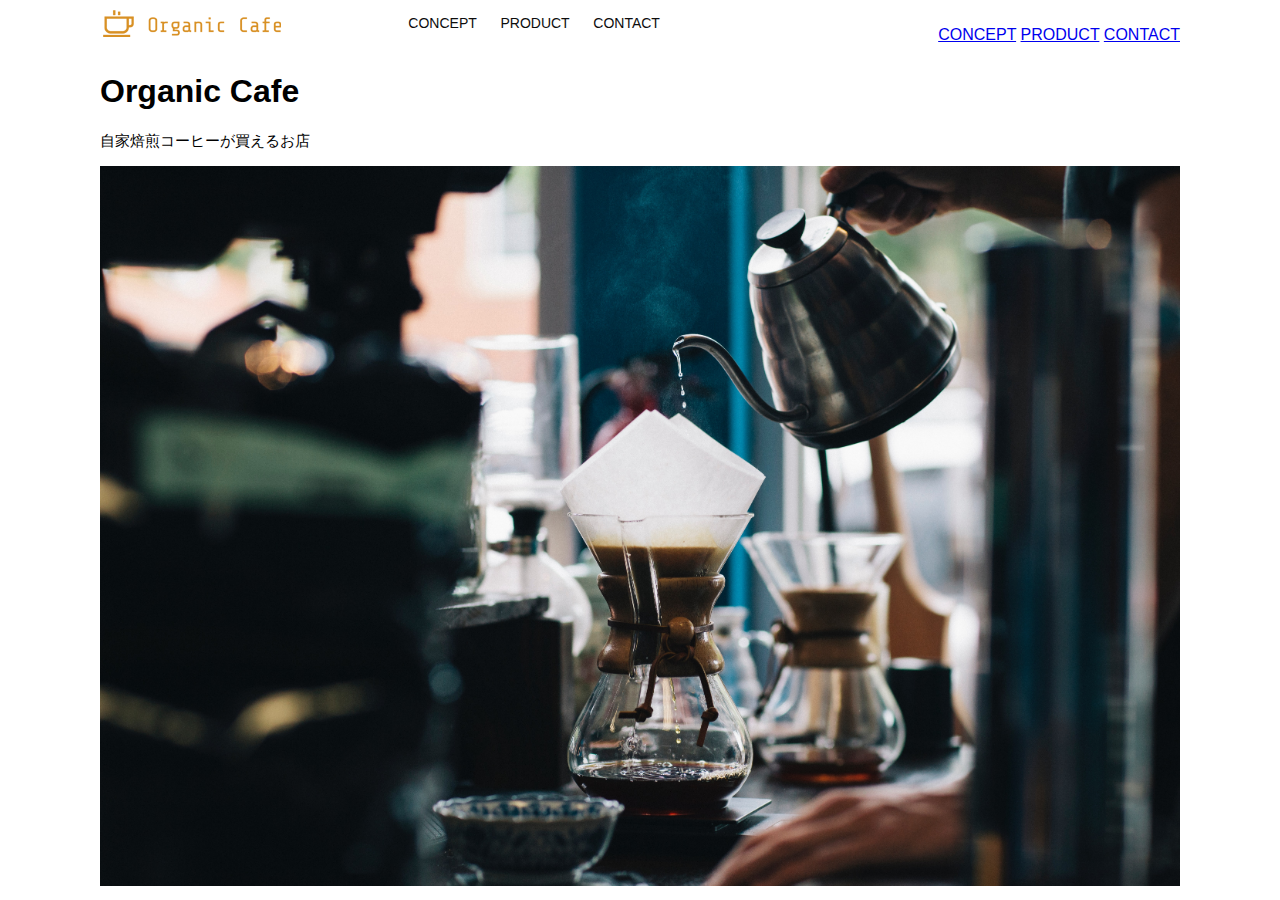
<file: kadai_013/index.html>
<!DOCTYPE html>
<html>
  <head>
    <title>Organic Cafe</title>
    <meta charset="UTF-8" />
    <meta
      name="description"
      content="自家焙煎のコーヒーがお家で楽しめるOrganic Cafe"
    />
    <meta name="viewport" content="width=device-width, initial-scale=1.0" />
    <link rel="stylesheet" href="style.css" />
  </head>
  <body>
    <!-- ヘッダー -->
    <header>
      <!-- ロゴ -->
      <a href="index.html" id="logo"
        ><img src="images/logo.png" alt="トップページに戻る"
      /></a>

      <!-- PC用ナビゲーション -->
      <nav id="nav-pc">
        <a href="index.html#concept">CONCEPT</a>
        <a href="index.html#product">PRODUCT</a>
        <a href="index.html#contact">CONTACT</a>
      </nav>
      <!--スマートフォン向けナビゲーション-->
      <img id="menu-sp" src="images/button-menu.png" alt="ナビゲーションを開く" onclick="document.getElementById('nav-sp').style.display = 'block'">
        <nav id="nav-sp">
          <img id="close" src="images/button-close.png" alt="ナビゲーションを閉じる" onclick="document.getElementById('nav-sp').style.display = 'none'">

          <a id="logo-sp" href="index.html" onclick="document.getElementById('nav-sp').style.display = 'none'">
            <img src="images/logo-sp.png" alt="トップページに戻る"></a>

          <a class="menu" href="index.html#concept" onclick="document.getElementById('nav-sp').style.display = 'none'">CONCEPT</a>
          <a class="menu" href="index.html#product" onclick="document.getElementById('nav-sp').style.display = 'none'">PRODUCT</a>
          <a class="menu" href="index.html#contact" onclick="document.getElementById('nav-sp').style.display = 'none'">CONTACT</a>
        </nav>
    </header>
    <main>
      <article>
        <!-- メインビジュアル -->
        <section id="main-visual">
          <div id="main-message">
            <h1>Organic Cafe</h1>
            <p>自家焙煎コーヒーが買えるお店</p>
          </div>
          <img
            src="images/main-image.jpg"
            alt="コーヒーをハンドドリップで淹れる画像"
          />
        </section>
      </article>
    </main>
  </body>
</html>
</file>
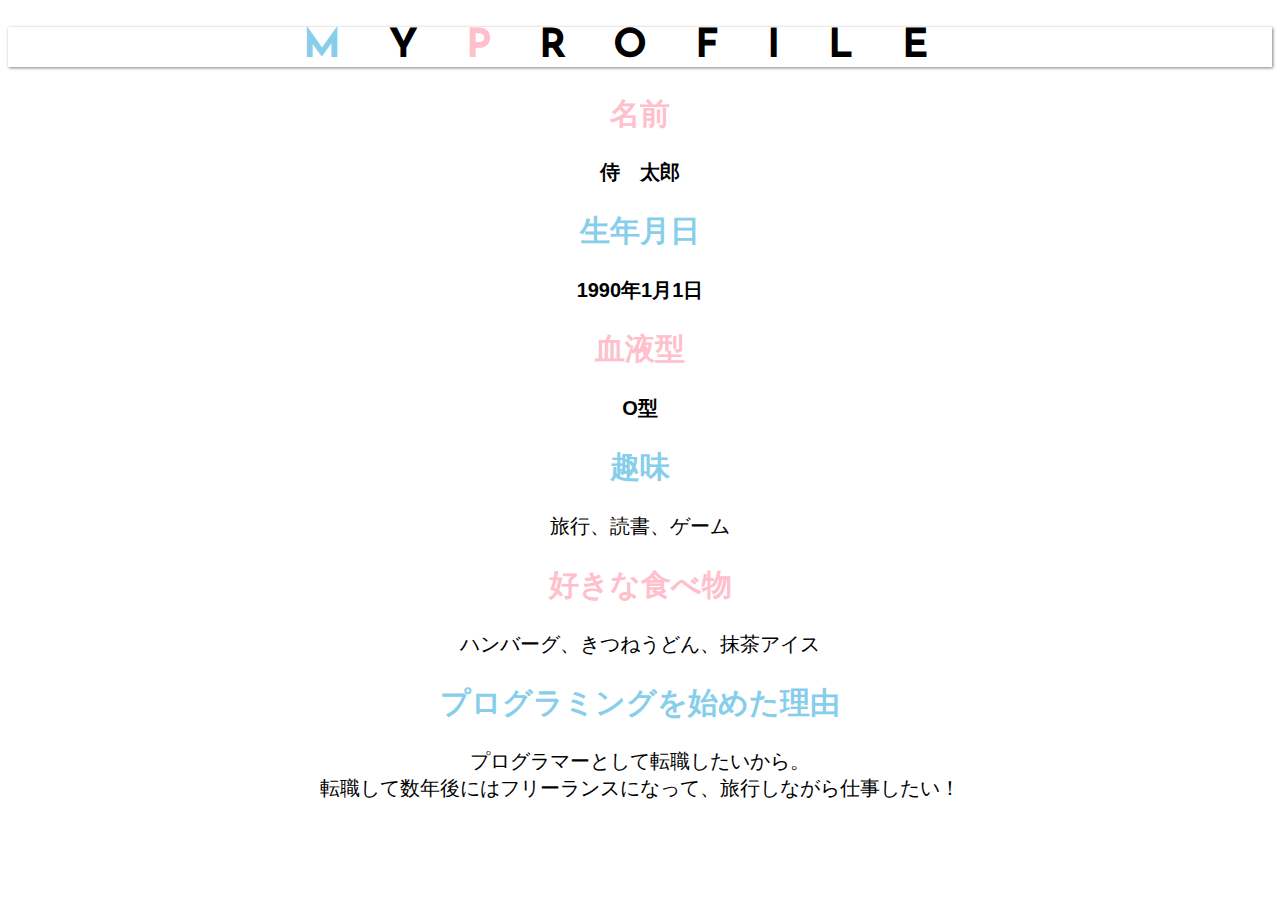
<file: kadai_014/kadai_014.html>
<!DOCTYPE html>
<html class="moto">
<head>
    <meta charset="UTF-8">
    <meta name="description" content="このページは14章の課題です">
    <title>14章課題</title>
    <link rel="stylesheet" href="style.css">
    <link rel="preconnect" href="https://fonts.googleapis.com">
    <link rel="preconnect" href="https://fonts.gstatic.com" crossorigin>
    <link href="https://fonts.googleapis.com/css2?family=Josefin+Sans:ital,wght@0,100..700;1,100..700&display=swap" rel="stylesheet">
</head>
    
<body>
    <h1><span class="skyblue">M</span>Y<span class="pink">P</span>ROFILE</h1>
    <div id="basic">
       <h2 class="pink">名前</h2>
       <p>侍　太郎</p>
       <div>
          <h2 class="skyblue">生年月日</h2>
          <p>1990年1月1日</p>
          <h2 class="pink">血液型</h2>
          <p>O型</p>
        </div>
    </div>
    <h2 class="skyblue">趣味</h2>
    <p>旅行、読書、ゲーム</p>
    <h2 class="pink">好きな食べ物</h2>
    <p>ハンバーグ、きつねうどん、抹茶アイス</p>
    <h2 class="skyblue">プログラミングを始めた理由</h2>
    <p> プログラマーとして転職したいから。<br>転職して数年後にはフリーランスになって、旅行しながら仕事したい！
    </p>
    
</body>
</html>
</file>
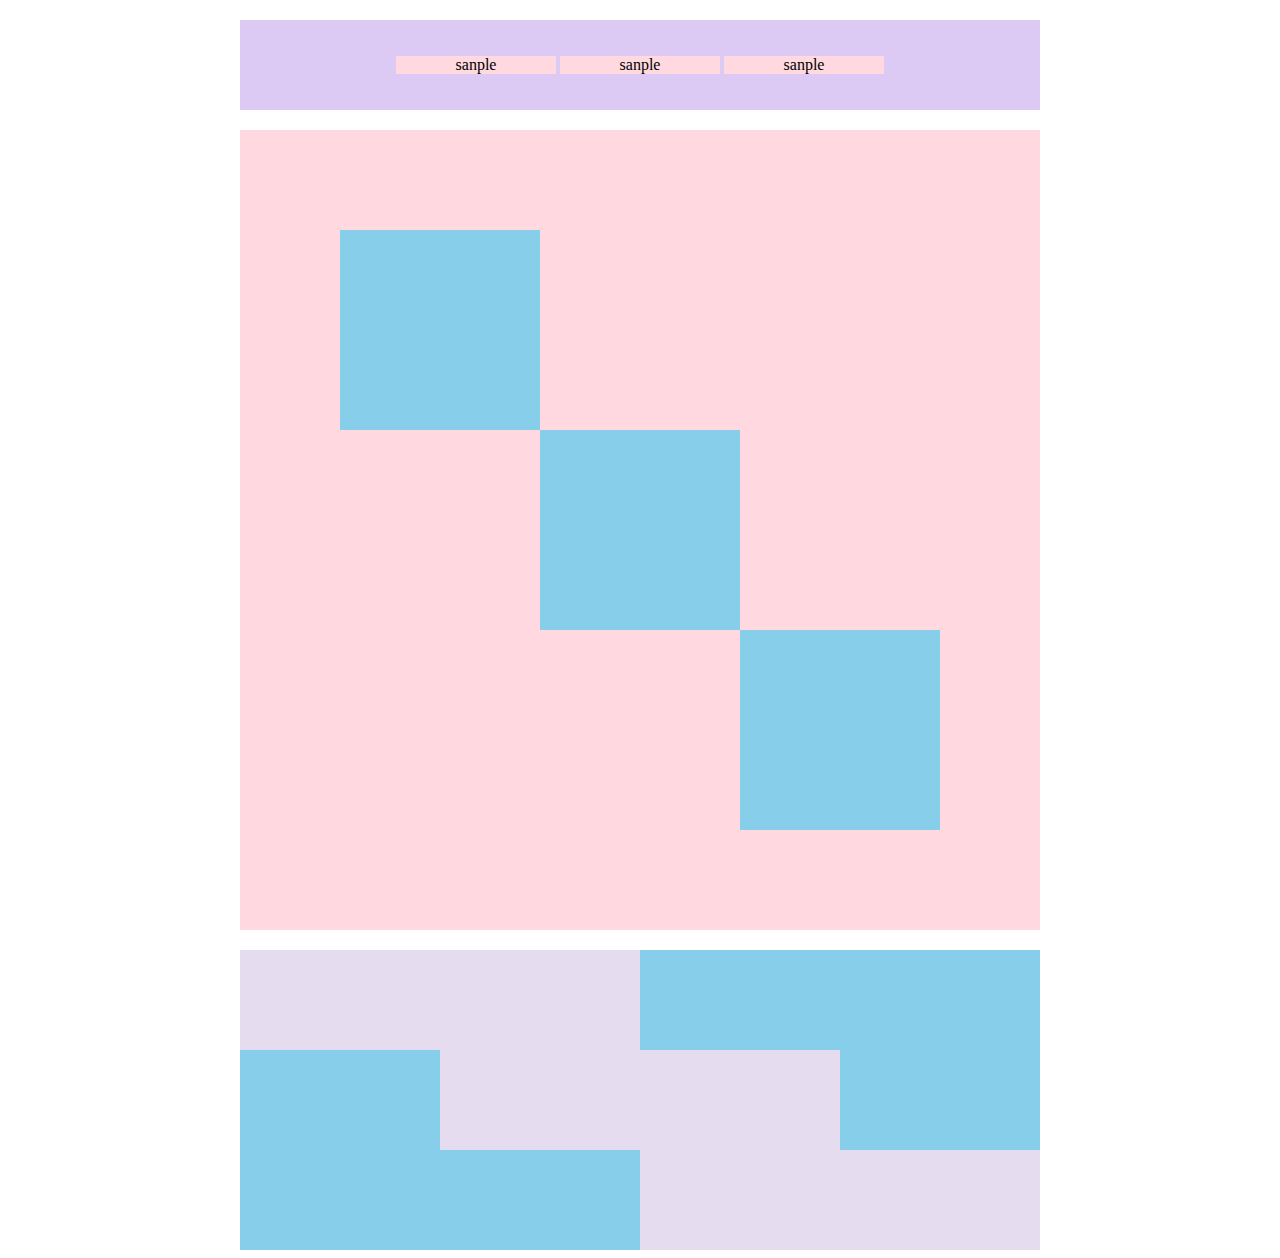
<file: kadai_018/kadai_018.html>
<!DOCTYPE html>
<html>
<head>
    <meta charset="UTF-8">
    <meta name="desctiption" content="このページは18章の課題です。">
    <title>18章課題</title>
    <link rel="stylesheet" href="style.css">
</head>
<body>
    <div id="top">
        <p class="top-child">sanple</p>
        <p class="top-child">sanple</p>
        <p class="top-child">sanple</p>
    </div>
    <div id="middle">
          <div id="middle-child01" class="middle-child"></div>
          <div id="middle-child02" class="middle-child"></div>
          <div id="middle-child03" class="middle-child"></div>
        
    </div>
    <div id="bottom">
        <div id="bottom-child01" class="bottom-child"></div>
        <div id="bottom-child02" class="bottom-child"></div>
        <div id="bottom-child03" class="bottom-child"></div>
    </div>
    
</body>
</html>
</file>
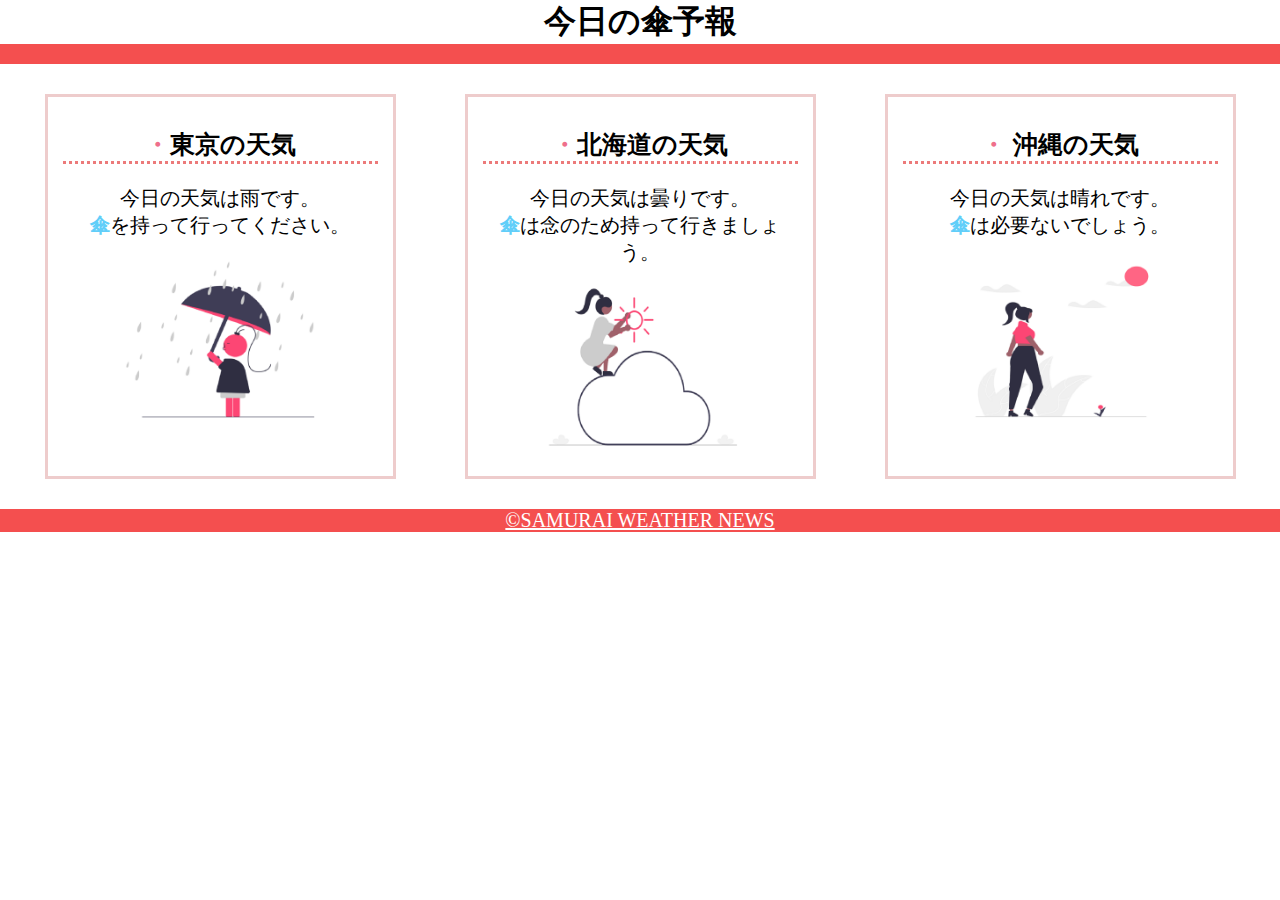
<file: kadai_022/kadai_022.html>
<!DOCTYPE html>
<html>
<head>
    <meta charset="UTF-8">
    <meta name="description" content="このページは22章の課題です">
    <meta name="viewport" content="width=device-width, initial-scale=1.0">
    <link rel="stylesheet" href="style.css">
    <title>22章課題</title>
</head>
<body>
    <header id="yohou">
      <h1>今日の傘予報</h1>
    </header>
    <main>
        <div id="parent">
            <div class="contents">
                <h2>東京の天気</h2>
                <p>今日の天気は雨です。</p>
                <p>傘を持って行ってください。</p>
                <img src="images/rainy.png" alt="雨の画像">
            </div>
            <div class="contents">
                <h2>北海道の天気</h2>
                <p>今日の天気は曇りです。</p>
                <p>傘は念のため持って行きましょう。</p>
                <img src="images/cloudy.png" alt="曇りの画像">
            </div>
            <div class="contents">
                <h2>	沖縄の天気</h2>
                <p>今日の天気は晴れです。</p>
                <p>傘は必要ないでしょう。</p>
                <img src="images/sunny.png" alt="晴れの画像">
            </div>
        </div>
    </main>
    <footer>
        <a href="https://www.sejuku.net/corp/">&copy;SAMURAI WEATHER NEWS</a>
    
    </footer>
    
</body>
</html>
</file>
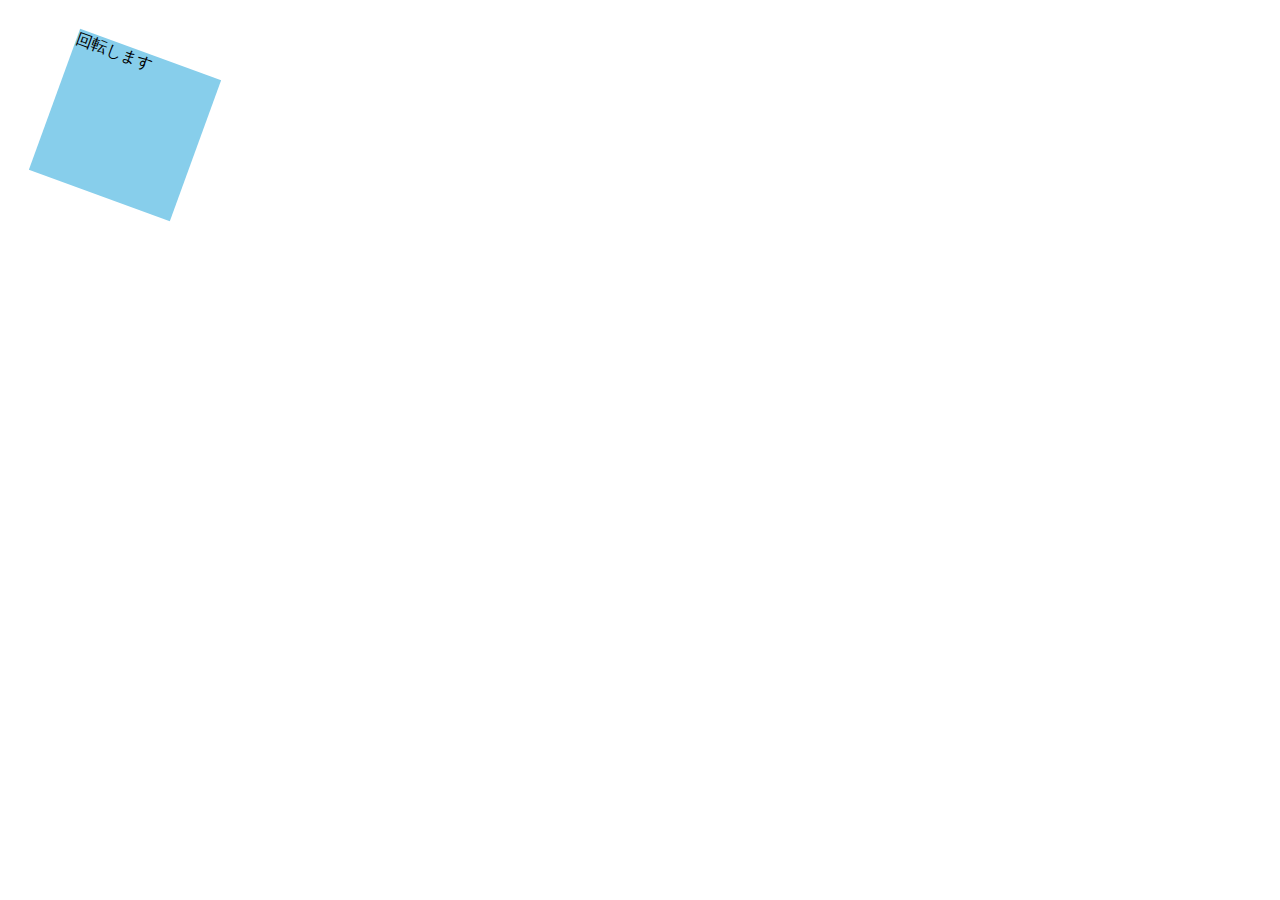
<file: kadai_mdn_css/mdn.html>
<!DOCTYPE html>
<html >
<head>
    <style>
        div {
            position: absolute;
            left: 50px;
            top: 50px;
            width: 150px;
            height: 150px;
            background-color: skyblue;
            transform: rotate(20deg);
        }

    </style>
    
</head>
<body>
    <div>
        回転します
    </div>
</body>
</html>
</file>
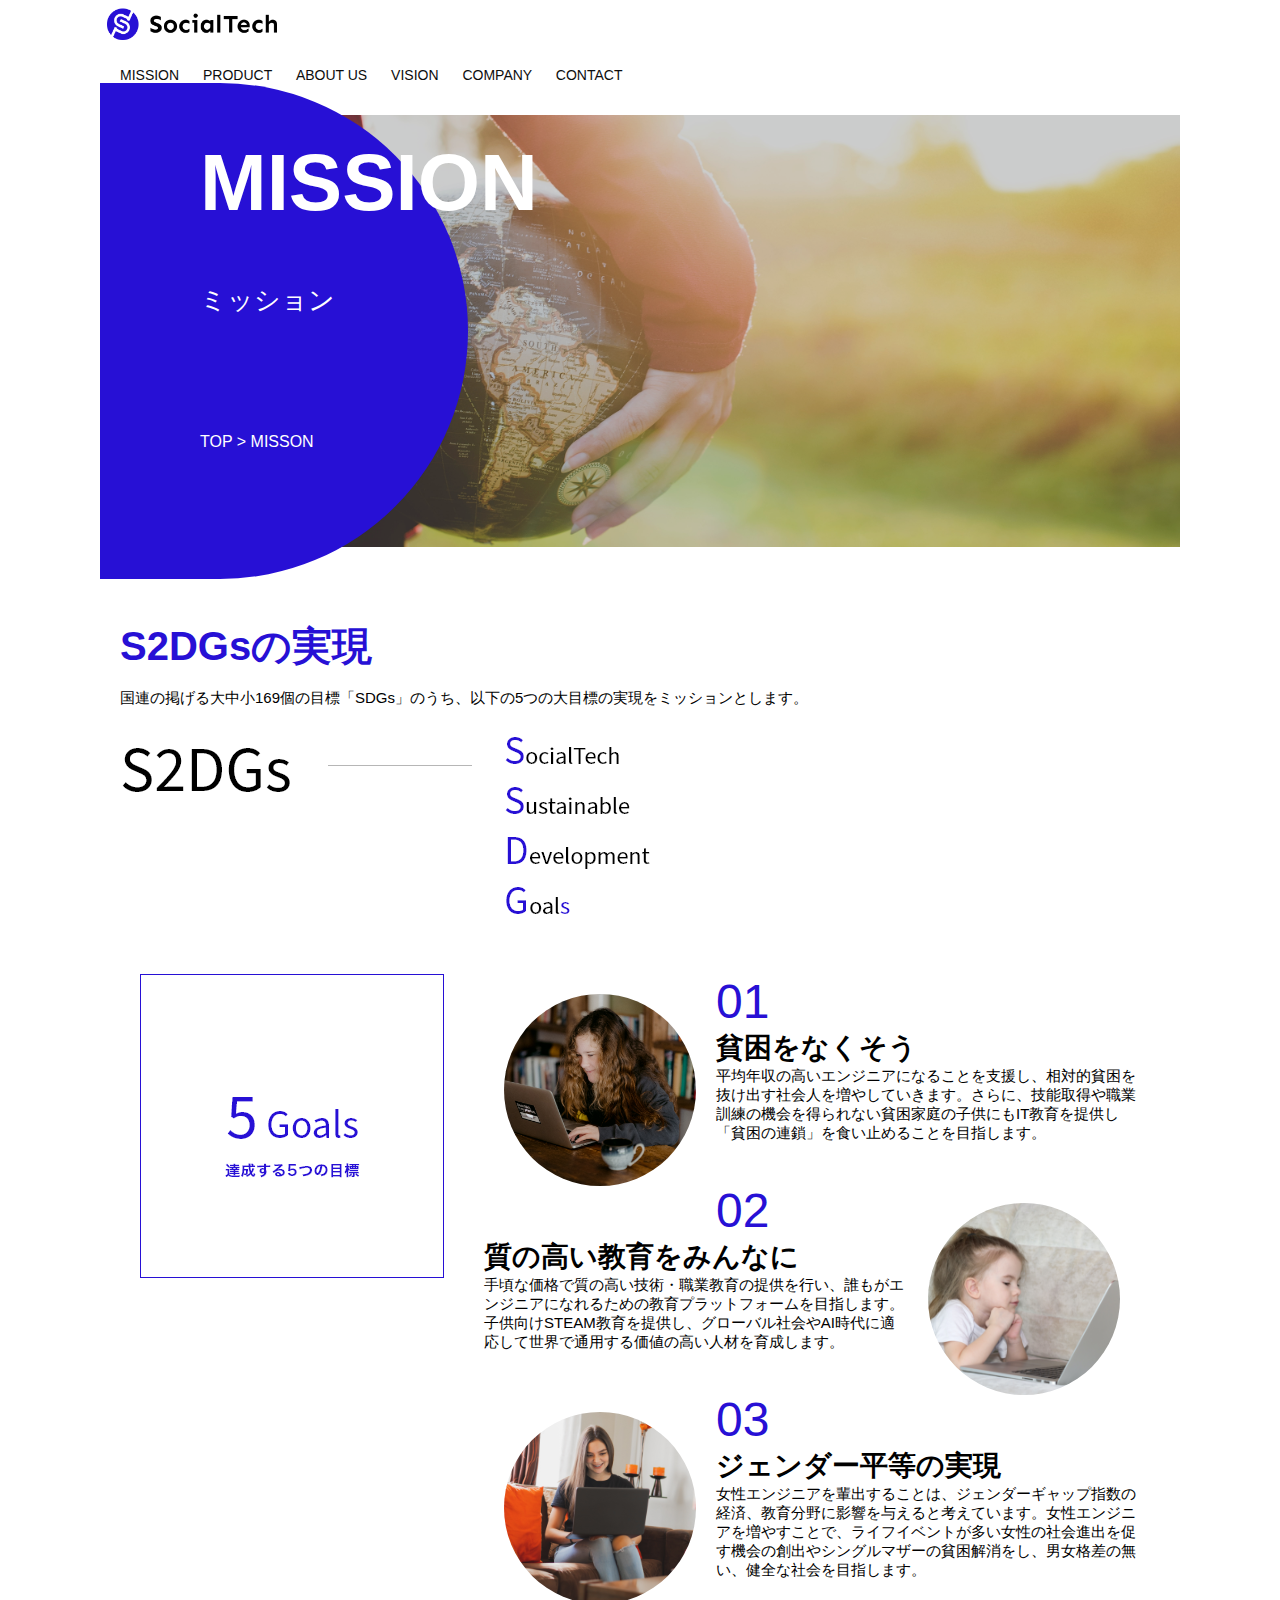
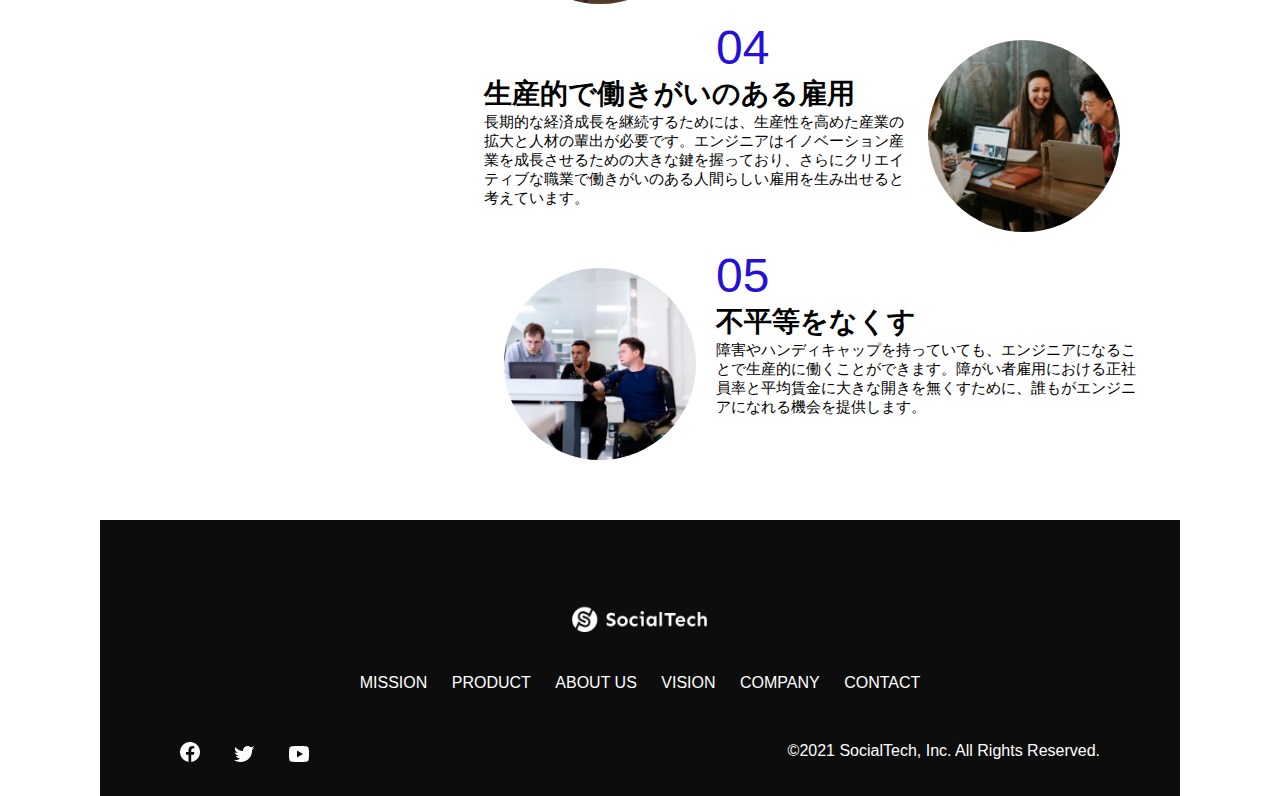
<file: kadai_tutorial_output/mission.html>
<!DOCTYPE html>
<html >
<head>
    <title>SocialTech - MISSION ミッション -</title>
    <meta charset="UTF-8">
    <meta name="description" content="SocialTechが目指す5つの目標（S2DGs）を紹介します">
    <meta name="viewport" content="width=device-width, initial-scale=1.0">
    <link rel="stylesheet" href="style.css">
</head>

<body>
    <!--ヘッダー-->
    <header>
        <!--ロゴ-->
        <a href="index.html" id="logo"><img src="images/logo.png" alt="トップページに戻る"></a>
    </header>

    <!-- PC用ナビゲーション -->
    <nav id="nav-pc">
        <a href="mission.html">MISSION</a>
        <a href="product.html">PRODUCT</a>
        <a href="index.html#aboutus">ABOUT US</a>
        <a href="index.html#vision">VISION</a>
        <a href="index.html#company">COMPANY</a>
        <a href="index.html#contact">CONTACT</a>
      </nav>

      <!-- スマホ用メニューボタン -->
      <img id="menu-sp" src="images/button-menu.png" alt="ナビゲーションを開く" onclick="document.getElementById('nav-sp').style.display = 'block'">
  
      <!-- スマホ用ナビゲーション -->
      <nav id="nav-sp">
        <img id="close" src="images/button-close.png" alt="ナビゲーションを閉じる" onclick="document.getElementById('nav-sp').style.display = 'none'">
        <a id="logo-sp" href="index.html" onclick="document.getElementById('nav-sp').style.display = 'none'"><img
            src="images/logo-sp.png" alt="トップページに戻る"></a>
        <a class="menu" href="mission.html" onclick="document.getElementById('nav-sp').style.display = 'none'">MISSION</a>
        <a class="menu" href="product.html" onclick="document.getElementById('nav-sp').style.display = 'none'">PRODUCT</a>
        <a class="menu" href="index.html#aboutus" onclick="document.getElementById('nav-sp').style.display = 'none'">ABOUT
          US</a>
        <a class="menu" href="index.html#vision"
          onclick="document.getElementById('nav-sp').style.display = 'none'">VISION</a>
        <a class="menu" href="index.html#company"
          onclick="document.getElementById('nav-sp').style.display = 'none'">COMPANY</a>
        <a class="menu" href="index.html#contact"
          onclick="document.getElementById('nav-sp').style.display = 'none'">CONTACT</a>
        <div id="sns">
          <a href="https://www.facebook.com/sejuku2013"><img src="images/button-facebook.png" alt="Facebookのリンク"></a>
          <a href="https://twitter.com/samuraijuku"><img src="images/button-twitter.png" alt="Twitterのリンク"></a>
          <a href="https://www.youtube.com/channel/UCCFOQO5aDK0xXam4cUQXT8g"><img src="images/button-youtube.png" alt="YouTubeのリンク"></a>
        </div>
      </nav>
    </header>
    <main>
      <article>
        <section id="mission-main" >
            <div id="mission-title" >
                <h1>MISSION</h1>
                <span>ミッション</span>
                <div>TOP > MISSON</div>
            </div>
        </section>
        <section id="mission-s2dgs">
            <h2 class="mission-h2">S2DGsの実現</h2>
            <p>国連の掲げる大中小169個の目標「SDGs」のうち、以下の5つの大目標の実現をミッションとします。</p>
            <img src="images/mission/mission-s2dgs.png" alt="S2DGs">
        </section>
        <section id="mission-5goals">
            <div>
                <img id="s2dgs-image" src="images/mission/mission-5goals.png" alt="5goals">
            </div>
            <div>
                <div>
                    <img class="fivegoals-image-left" src="images/mission/mission-5goals01.png" alt="PCを操作する女の子">
                    <span class="fivegoals-number">01</span>
                    <h3 class="fivegoals-h3">貧困をなくそう</h3>
                    <p class="fivegoals-p">
                     平均年収の高いエンジニアになることを支援し、相対的貧困を抜け出す社会人を増やしていきます。さらに、技能取得や職業訓練の機会を得られない貧困家庭の子供にもIT教育を提供し「貧困の連鎖」を食い止めることを目指します。
                    </p>
                </div>
                <div>
                    <img class="fivegoals-image-right" src="images/mission/mission-5goals02.png" alt="PCを見つめる小さい女の子">
                    <span class="fivegoals-number">02</span>
                    <h3 class="fivegoals-h3">質の高い教育をみんなに</h3>
                    <p class="fivegoals-p">
                      手頃な価格で質の高い技術・職業教育の提供を行い、誰もがエンジニアになれるための教育プラットフォームを目指します。子供向けSTEAM教育を提供し、グローバル社会やAI時代に適応して世界で通用する価値の高い人材を育成します。
                    </p>
                  </div>
          
                  <div>
                    <img class="fivegoals-image-left" src="images/mission/mission-5goals03.png" alt="PCを操作する女性">
                    <span class="fivegoals-number">03</span>
                    <h3 class="fivegoals-h3">ジェンダー平等の実現</h3>
                    <p class="fivegoals-p">
                      女性エンジニアを輩出することは、ジェンダーギャップ指数の経済、教育分野に影響を与えると考えています。女性エンジニアを増やすことで、ライフイベントが多い女性の社会進出を促す機会の創出やシングルマザーの貧困解消をし、男女格差の無い、健全な社会を目指します。
                    </p>
                  </div>
          
                  <div>
                    <img class="fivegoals-image-right" src="images/mission/mission-5goals04.png" alt="笑顔で話し合う3人の男女">
                    <span class="fivegoals-number">04</span>
                    <h3 class="fivegoals-h3">生産的で働きがいのある雇用</h3>
                    <p class="fivegoals-p">
                      長期的な経済成長を継続するためには、生産性を高めた産業の拡大と人材の輩出が必要です。エンジニアはイノベーション産業を成長させるための大きな鍵を握っており、さらにクリエイティブな職業で働きがいのある人間らしい雇用を生み出せると考えています。
                    </p>
                  </div>
          
                  <div>
                    <img class="fivegoals-image-left" src="images/mission/mission-5goals05.png" alt="障害を持つ男性が生き生きと働く様子">
                    <span class="fivegoals-number">05</span>
                    <h3 class="fivegoals-h3">不平等をなくす</h3>
                    <p class="fivegoals-p">
                      障害やハンディキャップを持っていても、エンジニアになることで生産的に働くことができます。障がい者雇用における正社員率と平均賃金に大きな開きを無くすために、誰もがエンジニアになれる機会を提供します。
                    </p>
                  </div>
            </div>
        </section>
      </article>
      <footer>
        <div id="footer-logo">
          <img src="images/logo-sp.png" alt="SocialTech">
        </div>
        <div id="footer-link">
          <a href="mission.html">MISSION</a>
          <a href="product.html">PRODUCT</a>
          <a href="index.html#aboutus">ABOUT US</a>
          <a href="index.html#vision">VISION</a>
          <a href="index.html#company">COMPANY</a>
          <a href="index.html#contact">CONTACT</a>
        </div>
        <div id="sns-footer">
          <a href="https://www.facebook.com/sejuku2013"><img src="images/button-facebook.png" alt="Facebookのリンク"></a>
          <a href="https://twitter.com/samuraijuku"><img src="images/button-twitter.png" alt="Twitterのリンク"></a>
          <a href="https://www.youtube.com/channel/UCCFOQO5aDK0xXam4cUQXT8g"><img src="images/button-youtube.png" alt="YouTubeのリンク"></a>
          <span id="copyright">&copy;2021 SocialTech, Inc. All Rights Reserved. </span>
        </div>
      </footer>
    </main>
</body>
</file>
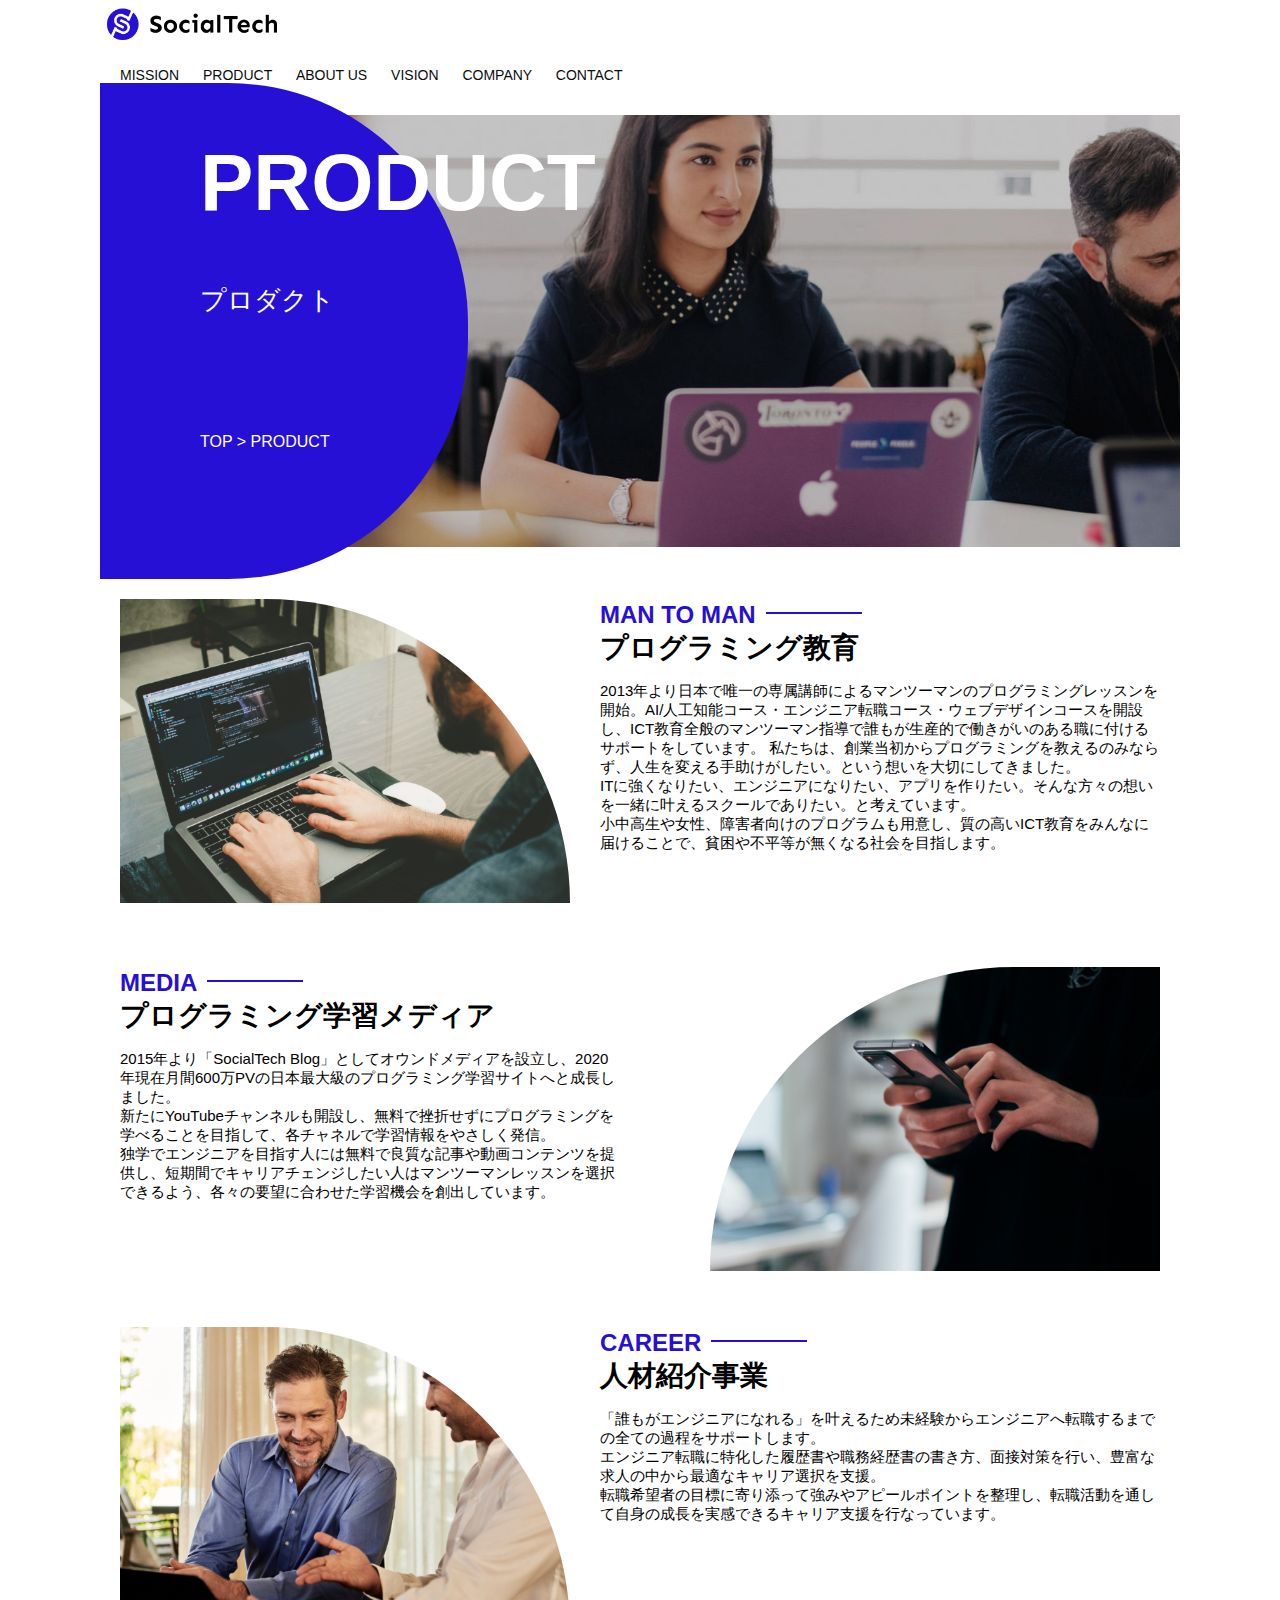
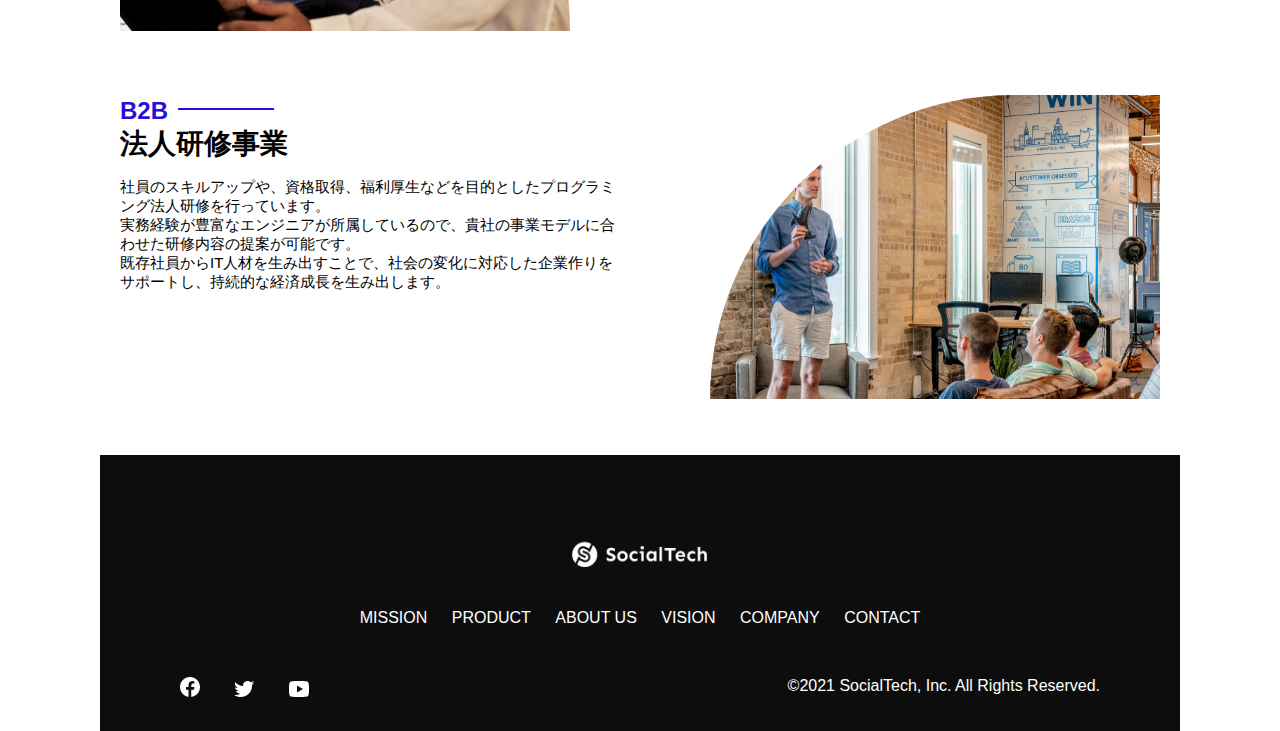
<file: kadai_tutorial_output/product.html>
<!DOCTYPE html>
<html >
<head>
    <title>SocialTech -PRODUCT プロダクト-</title>
    <meta charset="UTF-8">
    <meta name="description" content="SocialTechの4つのプロダクトを紹介します">
    <meta name="viewport" content="width=device-width, initial-scale=1.0">
    <link rel="stylesheet" href="style.css">
</head>

<body>
    <!--ヘッダー-->
    <header>
        <!--ロゴ-->
        <a href="index.html" id="logo"><img src="images/logo.png" alt="トップページに戻る"></a>
    </header>

    <!-- PC用ナビゲーション -->
    <nav id="nav-pc">
        <a href="mission.html">MISSION</a>
        <a href="product.html">PRODUCT</a>
        <a href="index.html#aboutus">ABOUT US</a>
        <a href="index.html#vision">VISION</a>
        <a href="index.html#company">COMPANY</a>
        <a href="index.html#contact">CONTACT</a>
      </nav>

      <!-- スマホ用メニューボタン -->
      <img id="menu-sp" src="images/button-menu.png" alt="ナビゲーションを開く" onclick="document.getElementById('nav-sp').style.display = 'block'">
  
      <!-- スマホ用ナビゲーション -->
      <nav id="nav-sp">
        <img id="close" src="images/button-close.png" alt="ナビゲーションを閉じる" onclick="document.getElementById('nav-sp').style.display = 'none'">
        <a id="logo-sp" href="index.html" onclick="document.getElementById('nav-sp').style.display = 'none'"><img
            src="images/logo-sp.png" alt="トップページに戻る"></a>
        <a class="menu" href="mission.html" onclick="document.getElementById('nav-sp').style.display = 'none'">MISSION</a>
        <a class="menu" href="product.html" onclick="document.getElementById('nav-sp').style.display = 'none'">PRODUCT</a>
        <a class="menu" href="index.html#aboutus" onclick="document.getElementById('nav-sp').style.display = 'none'">ABOUT
          US</a>
        <a class="menu" href="index.html#vision"
          onclick="document.getElementById('nav-sp').style.display = 'none'">VISION</a>
        <a class="menu" href="index.html#company"
          onclick="document.getElementById('nav-sp').style.display = 'none'">COMPANY</a>
        <a class="menu" href="index.html#contact"
          onclick="document.getElementById('nav-sp').style.display = 'none'">CONTACT</a>
        <div id="sns">
          <a href="https://www.facebook.com/sejuku2013"><img src="images/button-facebook.png" alt="Facebookのリンク"></a>
          <a href="https://twitter.com/samuraijuku"><img src="images/button-twitter.png" alt="Twitterのリンク"></a>
          <a href="https://www.youtube.com/channel/UCCFOQO5aDK0xXam4cUQXT8g"><img src="images/button-youtube.png" alt="YouTubeのリンク"></a>
        </div>
      </nav>
    </header>
    <main>
      <article>
        <section id="product-main" >
            <div id="product-title" >
                <h1>PRODUCT</h1>
                <span>プロダクト</span>
                <div>TOP > PRODUCT</div>
            </div>
        </section>
        <section class="product-section1">
            <img src="images/product/product-mantoman.png" alt="PCでコードを書く男性">
            <div>
              <h2 class="product-h2">MAN TO MAN</h2>
              <h3 class="product-h3">プログラミング教育</h3>
              <p>
                2013年より日本で唯一の専属講師によるマンツーマンのプログラミングレッスンを開始。AI/人工知能コース・エンジニア転職コース・ウェブデザインコースを開設し、ICT教育全般のマンツーマン指導で誰もが生産的で働きがいのある職に付けるサポートをしています。
                私たちは、創業当初からプログラミングを教えるのみならず、人生を変える手助けがしたい。という想いを大切にしてきました。<br>ITに強くなりたい、エンジニアになりたい、アプリを作りたい。そんな方々の想いを一緒に叶えるスクールでありたい。と考えています。<br>小中高生や女性、障害者向けのプログラムも用意し、質の高いICT教育をみんなに届けることで、貧困や不平等が無くなる社会を目指します。
              </p>
            </div>
          </section>
          <section class="product-section2">
            <div>
              <h2 class="product-h2">MEDIA</h2>
              <h3 class="product-h3">プログラミング学習メディア</h3>
              <p>2015年より「SocialTech
                Blog」としてオウンドメディアを設立し、2020年現在月間600万PVの日本最大級のプログラミング学習サイトへと成長しました。<br>新たにYouTubeチャンネルも開設し、無料で挫折せずにプログラミングを学べることを目指して、各チャネルで学習情報をやさしく発信。<br>独学でエンジニアを目指す人には無料で良質な記事や動画コンテンツを提供し、短期間でキャリアチェンジしたい人はマンツーマンレッスンを選択できるよう、各々の要望に合わせた学習機会を創出しています。
              </p>
            </div>
            <img src="images/product/product-media.png" alt="スマートフォンを操作する人">
          </section>
          <section class="product-section1">
            <img src="images/product/product-career.png" alt="笑顔で話し合う2人の男性">
            <div>
              <h2 class="product-h2">CAREER</h2>
              <h3 class="product-h3">人材紹介事業</h3>
              <p>
                「誰もがエンジニアになれる」を叶えるため未経験からエンジニアへ転職するまでの全ての過程をサポートします。<br>エンジニア転職に特化した履歴書や職務経歴書の書き方、面接対策を行い、豊富な求人の中から最適なキャリア選択を支援。<br>転職希望者の目標に寄り添って強みやアピールポイントを整理し、転職活動を通して自身の成長を実感できるキャリア支援を行なっています。<br>
              </p>
            </div>
          </section>
          <section class="product-section2">
            <div>
              <h2 class="product-h2">B2B</h2>
              <h3 class="product-h3">法人研修事業</h3>
              <p>
                社員のスキルアップや、資格取得、福利厚生などを目的としたプログラミング法人研修を行っています。<br>実務経験が豊富なエンジニアが所属しているので、貴社の事業モデルに合わせた研修内容の提案が可能です。<br>既存社員からIT人材を生み出すことで、社会の変化に対応した企業作りをサポートし、持続的な経済成長を生み出します。
              </p>
            </div>
            <img src="images/product/product-b2b.png" alt="講演中の男性とそれを聴く人々">
          </section>
        
      </article>
      <footer>
        <div id="footer-logo">
          <img src="images/logo-sp.png" alt="SocialTech">
        </div>
        <div id="footer-link">
          <a href="mission.html">MISSION</a>
          <a href="product.html">PRODUCT</a>
          <a href="index.html#aboutus">ABOUT US</a>
          <a href="index.html#vision">VISION</a>
          <a href="index.html#company">COMPANY</a>
          <a href="index.html#contact">CONTACT</a>
        </div>
        <div id="sns-footer">
          <a href="https://www.facebook.com/sejuku2013"><img src="images/button-facebook.png" alt="Facebookのリンク"></a>
          <a href="https://twitter.com/samuraijuku"><img src="images/button-twitter.png" alt="Twitterのリンク"></a>
          <a href="https://www.youtube.com/channel/UCCFOQO5aDK0xXam4cUQXT8g"><img src="images/button-youtube.png" alt="YouTubeのリンク"></a>
          <span id="copyright">&copy;2021 SocialTech, Inc. All Rights Reserved. </span>
        </div>
      </footer>
    </main>
</body>
</file>
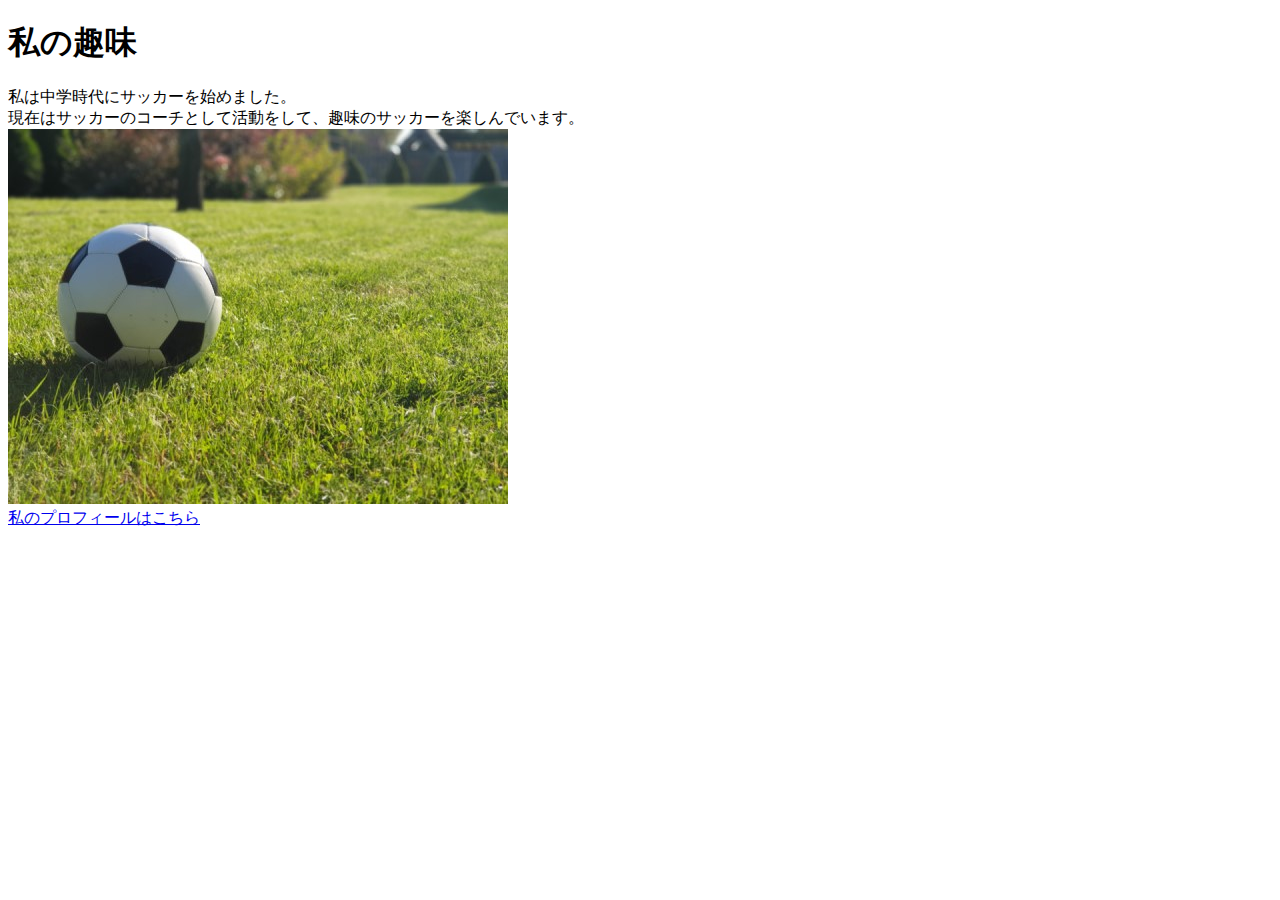
<file: kadai_005/html/kadai_005.html>
<!DOCTYPE html>
<html>
    <head>
        <title>5章課題</title>
        <meta name="description" content="このページは5章の課題です。">
        <meta charset="utf-8">
    </head>

    <body>
        <h1>私の趣味</h1>
        <a>私は中学時代にサッカーを始めました。<br>
            現在はサッカーのコーチとして活動をして、趣味のサッカーを楽しんでいます。</a>
            <br>
        <img src="../images/sample.jpg" >
        <br>
        <a href="https://twitter.com/samuraijuku">私のプロフィールはこちら</a>

    </body>
</html>
</file>
<file: kadai_013/style.css>
/* PC、スマホ共通スタイル */
body {
  font-family: "Source Sans Pro", "Hiragino Kaku Gothic ProN", Meiryo, Arial,
    sans-serif;
}

p {
  font-size: 15px;
}

#main-visual>img {
  width: 100%;
}

/*================
PC用のスタイル 
=================*/
@media screen and (min-width: 768px) {
  /* ナビゲーションの非表示 */
  #menu-sp {
    display: none;
  }
  /* 横幅設定 */
  body {
    max-width: 1080px;
    min-width: 960px;
    margin: 0 auto 0 auto;
  }

  /* ヘッダー */
  header {
    display: flex;
    justify-content: space-between;
  }

  /* ナビゲーションのレイアウト */
  #nav-pc {
    text-align: right;
    font-size: 14px;
    padding-top: 15px;
  }

  /* ナビゲーションのリンクの装飾設定 */
  #nav-pc>a {
    text-decoration: none;
    margin-left: 20px;
  }

  #nav-pc>a:link {
    color: #0d0d0d;
  }

  #nav-pc>a:visited {
    color: #0d0d0d;
  }

  #nav-pc>a:hover {
    color: #0d0d0d;
    text-decoration: underline;
  }

  #nav-pc>a:active {
    color: #0d0d0d;
  }
}

/*================
スマートフォン用のスタイル 
=================*/
@media screen and (max-width: 767px) {
   /* 横幅設定 */
  body {
    min-width: 375px;
    margin: 0;
  }
  /*ナビゲーションのレイアウト*/
  #nav-pc {
    display: none;
  }
  #menu-sp {
    float: right;
    padding: 0;
  }
  #nav-sp {
    background-color: #ce933e;
    position: absolute;
    left: 0;
    top: 0;
    height: 100%;
    width: 100%;
    display: none;
    z-index: 100;
  }
  #close {
    position: absolute;
    top: 20px;
    right: 20px;
  }
  #logo-sp {
   margin: 80px 0px 30px 20px;
  }

  /* ナビゲーションのリンクの装飾設定 */
  #nav-sp > a {
    display: block;
  }
  #nav-sp > a:link {
    color: #ffffff;
  }
  #nav-sp > a:visited {
    color: #ffffff;
  }
  #nav-sp > a:hover {
    color: #ffffff;
    text-decoration: underline;
  }
  #nav-sp > a:active {
    color: #ffffff;
  }
  #nav-sp > .menu {
    text-decoration: none;
    display: block;
    margin: 0 20px 0 20px;
    height: 44px;
    font-size: 16px;
    background-image: url("images/arrow.png");
    background-repeat: no-repeat;
    background-position: right top;
  }

}
</file>
<file: kadai_014/style.css>
body {
    font-family: "Arial", "Meiryo", sans-serif;
    text-align: center;
}
h1 {
    font-family: "Josefin Sans", sans-serif;
    font-optical-sizing: auto;
    font-weight: bold;
    font-style: normal;
    letter-spacing: 1.2em;
    box-shadow: 1px 1px 3px gray;
    border-bottom: solod 3px rgb(115, 115, 114);
    font-size: 2rem;
    
    }

.moto {
    font-size: 20px;
}

.pink {
    color: rgb(255, 192, 203);
}
.skyblue {
    color: skyblue;
}
#basic {
    font-weight: bold;
}
</file>
<file: kadai_018/style.css>
#top {
    position: relative;
    width: 800px;
    background-color: #dcc9f4;
    padding-top: 20px;
    padding-bottom: 20px;
    margin: 20px auto;
    text-align: center;
}

.top-child {
    width: 20%;
    background-color: #ffd9df;
    display: inline-block;
    text-align: center;
}

#middle {
    position: relative;
    width: 800px;
    height: 800px;
    padding: 20px auto;
    background-color: #ffd9df;
    margin: 20px auto;
}

.middle-child {
    width: 200px;
    height: 200px;
    background-color: #87ceeb;
}
#middle-child01 {
    position: absolute;
    top: 100px;
    left: 100px;
}

#middle-child02 {
    position: absolute;
    top: 300px;
    left: 300px;
}
#middle-child03 {
    position: absolute;
    top: 500px;
    left: 500px;
}

#bottom {
    width: 800px;
    height: 300px;
    margin: auto;
    background-color: #87ceeb;
}

.bottom-child {
    width: 400px;
    height: 100px;
    background-color: #e5dcf0;
}

#bottom-child02 {
    position: relative;
    left: 200px;
}

#bottom-child03 {
    position: relative;
    left: 400px;
}
</file>
<file: kadai_022/style.css>
@media screen and (max-width: 768px){
    h2 {
        font-size: 30px;
    }
    p {
        font-size: 25px;
    }
    #parent {
        display: flex;
        flex-direction: column;
    }
    
}
h1 {
    margin: 0px 0px;
    background-color: rgb(255, 255, 255);
}

p {
    margin: 0px 0px;
    font-size: 20px;
}
a {
    font-size: 20px;
}

body {
    margin: 0px 0px;
}

#yohou {
    padding-bottom: 20px;
    background-color: rgb(244, 79, 79);
    text-align: center;
}

main {
    padding: 10px 10px 10px 10px;
}

#parent {
    display: flex;
    justify-content: space-around;
}
.contents {
    border: 3px solid rgb(238, 204, 204);
    flex-basis: 25%;
    padding: 10px 15px 10px 15px;
    margin: 20px 0px;
    text-align: center;
}

h2 {
    font-size: 25px;
    border-bottom: 3px dotted rgb(236, 122, 122);
}
h2::before {
    content: "・";
    color: rgb(239, 111, 139);
}
.contents p:nth-of-type(2)::first-letter {
    font-weight: bold;
    color: rgb(97, 206, 249);
}
.contents img:nth-of-type(1) {
    margin: 10px 0px;
    width: 70%;
}

footer {
    background-color: rgb(244, 79, 79);
    text-align: center;
}
a:link {
    color: rgb(255, 255, 255);
}
a:visited {
    color: rgb(193, 234, 251);
}
a:hover {
    color: rgb(245, 178, 168);
}
</file>
<file: kadai_tutorial_output/style.css>
/*PC、スマホ共通スタイル*/
body{
    font-family: "Source Sans Pro","Hiragino Kaku Gothic ProN" , Meiryo, Arial, sans-serif;
}

p{
    font-size: 15px;
}

/*================
　PC用のスタイル
=================*/
@media screen and (min-width: 768px) {
  /* 横幅設定 */
  body {
    max-width: 1080px;
    min-width: 960px;
    margin: 0 auto  ;
  }

    /* ヘッダー */
    header {
        display: flex;
        justify-content: space-between;
    }

    #nav-pc {
        font-size: 14px;
        padding-top: 15px;
    }

    #nav-pc >a {
        text-decoration: none;
        margin-left: 20px
    }
    #nav-pc > a:link {
        color: #0d0d0d;
    }
    #nav-pc > a:visited {
        color: #0d0d0d;
    }
    #nav-pc > a:hover {
        color: #0d0d0d;
        text-decoration: underline;
    }
    #nav-pc > a:active {
        color: #0d0d0d;
    }
    #nav-sp,
    #menu-sp {
      display: none;
    } 

    #main-visual {
        position: relative;
        height: 400px;
    }

    #main-message {
        position: absolute;
        top: 0px;
        left: 0px;
        background-color: #2710d5;
        color: #ffffff;
        border-radius: 0px 0px 476px 0px;
        max-width: 620px;
        width: 100%;
        height: 100%;
        z-index: 11;
    }

    #main-message > h1 {
        font-size: 60px;
        font-weight: bold;
        margin: 100px 0px 0px 50px;
    }
    #main-message > p {
        font-size: 20px;
        margin: 0px 0px 0px 50px;
    }

    #main-visual > img {
        max-width: 620px;
        border-radius: 476px 0px 0px 0px;
        position: absolute;
        top: 0px;
        right: 0px;
        z-index: 10;
    }

    /*見出し*/
    
    h2 {
        margin: 40px 0px 0px 0px;
    }

    h2::after {
        content: url("images/line.png");
        margin-left: 10px;
    }

    h3 {
        font-size: 27px;
    }
    #mission {
        margin: 80px auto 80px auto;
        width: 100%;
    }

    #mission-flex {
        width: 100%;
        display: flex;
    }

    #mission-flex > div {
        width: 50%;
        margin:  20px;
    }

    #mission-photo {
        width: 100%;
    }

    #s2dgs {
        margin-top: 50px;
        width: 100%;
    }

   /*プロダクト*/    
    #product {
        background-color: #fafafa;
        margin: 80px 0 80px 0;
        padding: 10px 40px 0px 40px;

    }
    
    /* 外枠 */
    #product > div {
        margin-top: 40px;
        display: flex;
    }
    /* 左のカラム */
    #product-left {
        width: 50%;
        margin-right: 20px;
    }
    /* 右のカラム */
    #product-right {
        width: 50%;
        margin-left: 20px;
        margin-top: 80px;
        /*margin: 80px 0px 0px 20px;*/
    }
    
    /* 画像＋説明の枠 */
    #product-left > div {
        position: relative;
        height: 480px;
        margin-right: 20px;
    }

    #product-right > div {
        position: relative;
        height: 480px;
        margin-left: 20px;
    }

    /* 画像 */
    .product-photo {
        width: 100%;
    }
    /*見出し、説明*/
    .product-explain{
        background-color: #ffffff;
        position: absolute;
        left: 0;
        top: 280px;
        margin: 0 40px 0 40px;
        padding: 20px;
        box-shadow: 5px 5px 10px rgba(0, 0, 0, 0.05);
        
    }
    /*英語の見出し*/
    .product-explain > span {
        color: #2710d5;
        font-weight: bold;
        font-size: 16px;
        margin: 0 ;
    }
    /*見出し*/
    .product-explain > h3 {
        font-size: 20px;
        margin: 5px 0 5px 0;
    }
    /*説明文*/
    .product-explain > p {
        font-size: 14px;
        margin: 0px;
    }
    /*もっとみる*/
    #product-more {
        margin: 0 auto -42px auto ;
    }

    /*ABOUT US*/
    #aboutus {
        margin :80px auto;

    }
    /*3つの組織文化と画像を入れる枠*/
    #aboutus > div {
        display: flex;
    }
    /*画像*/
    .culture-img {
        width: 100%;
        align-self: flex-start;
    }

    .culture-img2 {
        margin-top: 50px;
        width: 100%;
    }

    /*3つの組織文化の表*/
    .culture-table {
        margin-right: 50px;
    }

    /*番号*/
    .culture-num {
        font-size: 80px;
        color: #2710d5;
        margin-right: 20px;
    }

    /*英語の見出し*/
    .culture-en {
        color: #2710d5;
        font-weight: bold;
        font-size: 24px;
        display: block;
    }

    /*日本語の見出し*/
    .culture-jp {
        font-size: 20px;
        font-weight: bold;
    }
    .culture-description {
        margin: 0;

    }

    /*VISION*/
    #vision {
        margin: 80px auto;
    }
    /*7つすべての「行動指針」をグループ化*/
    #vision > div {
        width: 100%;
        display: flex;
        justify-content: space-between;
        flex-wrap: wrap;
    }
    /*一つ一つの「行動指針」をグループ化*/
    .vision-box {
        width: 300px;
        height: 300px;
        margin-bottom: 30px;
        position: relative;
    }
    /*visionの画像*/
    .vision-box > img {
        width: 100%;
        height: auto;
        position: absolute;
        top: 0px;
        left: 0px;
        z-index: 30;
    }
    /*見出しと説明文をグループ化*/
    .vision-box > span {
        position: absolute;
        top: 0px;
        left: 0px;
        z-index: 31;
        margin-right: 20px;
    }
    /*英語の見出し*/
    .vision-box > span > h4 {
        color: #2710d5;
        margin-top: 80px;
        font-size: 19px;
    }
    .vision-box > span > h4::first-letter {
        font-size: 40px;
    }

    /*日本語の見出し*/
    .vision-box > span > h5 {
        font-size: 20px;
        margin: 0px 0px;
    }

    /*説明文*/
    .vision-box > span > p {
        margin-top: 10px;
    }

    /*company*/
    #company {
        margin: 80px auto 80px auto;
    }

    #company-table {
        width: 100%;
    }

    .tableheader {
        text-align: left;
        padding: 20px;
        border-bottom-color: #2710d5;
        border-bottom-width: 1px;
        border-bottom-style: solid;
        width: 100px;
    }
    .tableheader-first {
        text-align: left;
        padding: 20px;
        border-bottom-color: #2710d5;
        border-bottom-width: 1px;
        border-bottom-style: solid;
        border-top-color: #2710d5;
        border-top-width: 1px;
        border-top-style: solid;
        width: 100px;
      }

    .cell {
        padding: 30px;
        border-bottom-color: #ececec;
        border-bottom-width: 1px;
        border-bottom-style: solid;
    }

    .cell-first {
        padding: 30px;
        border-bottom-color: #ececec;
        border-bottom-width: 1px;
        border-bottom-style: solid;
        border-top-color: #ececec;
        border-top-width: 1px;
        border-top-style: solid;
    }

    #company > iframe {
        width: 100%;
        height: 360px;
        margin-top: 40px;
    }

    /*お問い合わせ*/
    #contact {
        margin: 80px auto;
    }
    /*外枠*/
    #contact > form > div {
        display: flex;
        flex-direction: row;
        flex-wrap: wrap;
        padding-bottom: 30px;
    }
    /*左列の見出し */
    .contact-heading {
        width: 240px;
        align-self: center;
    }

    /*項目名*/
    .cotact-label {
        font-weight: bold;
    }

    /*必須*/
    .contact-span {
        color: #ce222c;
        margin-left: 20px;
        font-weight: bold;
    }

    /*テキストボックス*/
    .contact-textbox {
        border-top: 0;
        border-left: 0;
        border-right: 0;
        border-bottom-width: 1px;
        border-bottom-color: #707070;
        border-bottom-style: solid;
        background-color: #fafafa;
        width: 400px;
        height: 56px;
    }
    /*お問い合わせ内容のテキストエリア*/
    .contact-textarea {
        border-top: 0;
        border-left: 0;
        border-right: 0;
        border-bottom-width: 1px;
        border-bottom-color: #707070;
        border-bottom-style: solid;
        background-color: #fafafa;
        width: 400px;
        height: 200px;
    }

    /* 個人情報の取り扱い */
    details {
        width: 700px;
    }
    details > div {
        background-color: #fafafa;
        padding: 20px;
    }
    details > div > span {
        font-weight: bold;
    }

    /*フッター要素*/
    footer {
        background-color: #0d0d0d;
        text-align: center;
        padding: 80px 80px 30px 80px;
    }
    /*ロゴ画像を囲むdiv要素*/
    #footer-logo {
        margin-bottom: 30px;
    }
    /*ハイパーリンク*/
    #footer-link {
        margin-bottom: 50px;
    }

    #footer-link > a {
        text-decoration:none;
        margin: 10px;
        }

    /*ハイパーリンクの擬似クラス*/
    #footer-link > a:link {
     color: #ffffff;
    }

    #footer-link > a:visited {
        color: #ffffff;
    }
    #footer-link > a:hover {
        color: #ffffff;
        text-decoration:underline;
    }
    #footer-link > a:active {
        color: #ffffff;
    }

    /*SNSボタンをグループ化するdiv要素*/
    #sns-footer {
        text-align: left;
        width: 100%;
    }
    /*SNSボタンのハイパーリンク*/
    #sns-footer > a {
        margin-right: 30px;
    }

    /*コピーライトを囲むspan要素*/
    #copyright {
        color: #ffffff;
        float: right;
    }

     /* mission.html用スタイル */
     /* ミッションのメインビジュアル */
     #mission-main {
        height: 496px;
        width: 100%;
        background-image: url(images/mission/mission-main.png);
        background-repeat: no-repeat;
        background-position-y: center;
    }
    /*見出しやパンくずリストをグループ化するdiv要素*/
    #mission-title {
        background-color: #2710d5;
        width: 368px;
        color: #ffffff;
        height: 496px;
        border-radius: 0 248px 248px 0;
        position: relative;
    }
    #mission-title > h1 {
        position: absolute;
        top: 0;
        left: 100px;
        font-size: 80px;
    }
    #mission-title > span {
        position: absolute;
        top: 200px;
        left: 100px;
        font-size: 26px;
    }
    #mission-title > div {
        position: absolute;
        top: 350px;
        left: 100px;
        font-size: 16px;
    }
    /*S2DGs*/
    #mission-s2dgs {
        width: 100%;
        margin: 20px;
    }
    .mission-h2 {
        color: #2710d5;
        font-size: 40px;
    }
    .mission-h2::after {
       content: none;
    }

    /*section要素  #mission-5goals*/
    #mission-5goals {
        margin: 20px;
        display: flex;
    }
    #mission-5goals > div {
        flex-grow: 1;
        padding: 20px;
    }
    #mission-5goals > div > div {
        margin-bottom: 40px;
    }
    /*コンテンツの左右に表示する画像*/
    .fivegoals-image-right {
        float: right;
        margin: 20px;
    }
    .fivegoals-image-left {
        float: left;
        margin: 20px;
    }
    /*コンテンツの番号を囲むspan要素*/
    .fivegoals-number {
        color: #2710d5;
        font-size: 48px;
        margin: 0;
    }
    /*コンテンツ見出し、説明文*/
    .fivegoals-h3 {
        font-size: 28px;
        margin: 0;
    }
    .fivegoals-p {
        margin: 0;
    }
/*section要素（#product-main）*/

#product-main {
    height: 496px;
    width: 100%;
    background-image: url("images/product/product-main.png");
    background-repeat: no-repeat;
    background-position-y: center;
}
/*見出しやパンくずリストをグループ化するdiv要素（#product-title）*/
#product-title {
    background-color: #2710d5;
    width: 368px;
    border-radius: 0 240px 240px 0;
    color: #ffffff;
    height: 496px;
    position: relative;
}
/*英語の見出し（#product-title > h1）*/
#product-title > h1 {
    position: absolute;
    top: 0;
    left: 100px;
    font-size: 80px;
}
/*カタカナの見出し（#product-title > span）*/
#product-title > span {
    position: absolute;
    top: 200px;
    left: 100px;
    font-size: 26px;
}
/*パンくずリスト（#product-title > div）*/
#product-title > div {
    position: absolute;
    top: 350px;
    left: 100px;
}
/*画像が左パターンのsection要素（.product-section1)*/
.product-section1 {
    position: relative;
    margin: 20px;
    height: 348px;
}
/*左パターンの画像（.product-section1 > img）*/
.product-section1 > img {
    position: absolute;
    top: 0;
    left: 0;
    width: 450px;
    margin: 0 40px 30px 0;
    border-radius: 0 432px 0 0;
}
/*画像が左パターンのテキストをグループ化するdiv要素（.product-section1 > div）*/
.product-section1 > div {
    position: absolute;
    top: 0;
    left: 480px;
}
/* セクション2 */
   .product-section2 {
     position: relative;
     margin: 20px;
     height: 340px;
   }
/*右パターンの画像（.product-section2 > img）*/
.product-section2 > img {
    position: absolute;
    top: 0;
    right: 0;
    width: 450px;
    margin: 0 0 30px 40px;
    border-radius: 432px 0 0 0;
}
/*画像が右パターンのテキストをグループ化するdiv要素（.product-section2 > div)*/
.product-section2 > div {
    width: 500px;
    position: absolute;
    top: 0;
    left: 0;
    }
 .product-h2 {
        color: #2710d5;
        font-size: 24px;
        margin: 0;
      }
/*日本語の見出し（.product-h3）*/
.product-h3 {
    font-size: 28px;
    margin: 0;

}


    /*cases*/
    #cases {
        margin: 40px 0;
        width: 100%;
    }
    #cases > ul {
        display: flex;
        list-style: none;
        justify-content: center;
    }
    #cases > ul > li {
        width: 33%;
        margin: 20px;
    }
    .case-card {
        background-color: #ffffff;
        min-height: 400px;
        box-shadow: 5px 5px 15px rgba(0, 0, 0, 0.2);
    }

    .case-img {
        width: 100%;
    }

    .case-info {
        padding: 10px 20px;
    }
    .case-name {
        color: #2710d5;
        font-size: 19px;
    }
    .case-content {
        font-size: 14px;
    }


}
  /*====================
  スマートフォン用のスタイル
  =====================*/
  @media screen and (max-width: 767px) {
   
    body {
        min-width: 375px;
        margin: 0;
    }
    /* PC用ナビゲーション非表示 */
    #nav-pc {
        display: none;
    }
    /* ハンバーガーメニュー */
    #menu-sp {
        float : right;
        padding: 0;
    }
    /* ナビゲーション要素 */
    #nav-sp {
        background-color: #2710d5;
        position: absolute;
        top: 0;
        left: 0;
        width: 100%;
        height: 100%;
        display: none;
        z-index: 100;
    }
    /* ナビゲーションの×の位置 */
    #close {
        position: absolute;
        top: 20px;
        right: 20px;
    }
    #logo-sp {
        margin: 80px 0 30px 20px;
    }

    /* #nav-sp > a）の擬似クラス */
    #nav-sp > a {
        display: block;
    }
    #nav-sp > a:link {
        color: #ffffff;
    }
    #nav-sp > a:visited {
        color: #ffffff;
    }
    #nav-sp > a:hover {
        color: #ffffff;
        text-decoration: underline;
    }
    #nav-sp > a:active {
        color: #ffffff;
    }
    #nav-sp > .menu {
        text-decoration: none;
        display: block;
        margin: 0 20px;
        height: 44px;
        font-size: 16px;
        background-image: url("images/arrow.png");
        background-repeat: no-repeat;
        background-position: right top;
    }
    #sns {
        position: absolute;
        bottom: 20px;
        left: 20px;
    }
    #sns > a {
        margin-right: 30px;
    }
    /*メインビジュアル */
    #main-visual {
        position: relative;
        height: 470px;
        width: 100%;
        overflow: hidden;
    }
    #main-visual > div {
        position: absolute;
        top: 0;
        left: 0;
        background-color: #2710d5;
        color: white;
        border-bottom-right-radius: 476px;
        text-align: center;
        height: 280px;
        width: 100%;
        z-index: 11;
    }
    #main-visual > div > h1 {
        font-size: 28px;
        margin: 90px 0 0 0;
    }
    #main-visual > div > p {
        margin: 0;
    }
    #main-visual > img {
        width: 100%;
        border-top-left-radius: 476px;
        z-index: 10;
        position: absolute;
        bottom: 0;
        right: 0;
    }
    /* 見出し */
    h2:after {
        content: url("images/line.png");
        margin-left: 10px;
    }
    h3 {
        font-size: 24px;
        margin-top: 10px;
    }
    /* ミッション */
    #mission {
        margin: 20px;
    }
    #mission-photo {
        width: 100%;
    }
    #s2dgs {
        width: 100%;
    }
     /* プロダクト */
    #product {
        background-color: #fafafa;
        padding-top: 10px;
    }
    #product > h2 {
        margin: 0 20px;
    }
     /* 外枠 */
   /* 左右のカラム　スマホでは縦並び */
   #product-left,#product-right {
    margin: 0 20px;
   }
   /*見出し、説明文*/
   #product-left > div {
    position: relative;
    height: 540px;
   }
   #product-right > div {
    position: relative;
    height: 540px;
   }
   /* 説明文の枠*/
   .product-explain {
    background-color: #ffffff;
    position: absolute;
    left: 0;
    bottom: 50px;
    padding: 20px;
    box-shadow: 5px 5px 10px rgba(0, 0, 0, 0.05);
   }
   .product-explain > span {
    color: #2710d5;
    font-weight: bold;
    font-size: 16px;
    margin: 0;
   }
   .product-explain > h3 {
    margin: 10px 0;
   }
   /* 画像 */
   .product-photo {
    width: 100%;
   }
   #product-more > img {
    margin: 0 0 -42px 20px;
   }
   /*ABOUT US*/
   #aboutus {
    margin: 80px 20px ;
   }
   #aboutus > div {
    display: flex;
    flex-direction: column;
   }
   .culture-table {
    width: 100%;
    padding-right: 20px;
    order: 2;
   }
   .culture-img {
    width: 100%;
    order: 1;
   }
   .culture-img2 {
    width: 100%;
   }
   /*番号*/
   .culture-num {
    font-size: 80px;
    color: #2710d5;
   }
   /*英語の見出し*/
   .culture-en {
    color: #2710d5;
    font-weight: bold;
    font-size: 24px;
    display: block;
   }
   /*日本語の見出し*/
   .culture-jp {
    display: block;
   }
   /*説明文*/
   .culture-description {
    margin: 0;
   }
   
   /*VISION*/
   #vision {
    margin: 80px 20px;
   }
   /*一つ一つの「行動指針」をグループ化するdiv要素*/
   .vision-box {
    width: 300px;
    height: 300px;
    margin-bottom: 30px;
    position: relative;
   }
   /*番号の背景画像*/
   .vision-box > img {
    width: 100%;
    height: auto;
    position: absolute;
    top: 0;
    left: 0;
    z-index: 30;
   }
   /*見出しと説明文をグループ化するspan要素*/
   .vision-box > span {
    position: absolute;
    top: 0;
    left: 0;
    z-index: 31;
    margin-right: 20px;
   }
   /*英語の見出し*/
   .vision-box > span > h4 {
    color: #2710d5;
    font-size: 19px;
    margin-top: 60px;
   }
   /*日本語の見出し*/
   .vision-box > span > h5 {
    font-size: 20px;
    margin: 0;
   }
   /*説明文*/
   .vision-box > span > p {
    margin-top: 10px;
   }

   /*COMPANY会社概要*/
   #company {
    margin: 0 20px;
   }
   /*セクションの見出し*/
   #company > h3 {
    margin-bottom: 20px;
   }
   /*表全体*/
   #company > table {
    width: 100%;
   }
   /*表の1行目の見出し*/
   .tableheader-first {
    text-align: left;
    padding: 20px;
    border-bottom-color: #2710d5;
    border-bottom-width: 1px;
    border-bottom-style: solid;
    border-top-color: #2710d5;
    border-top-width: 1px;
    border-top-style: solid;
    width: 50px;
   }

   /*表の2行目以降の見出し*/
   .tableheader {
    text-align: left;
    padding: 20px;
    border-bottom-color: #2710d5;
    border-bottom-width: 1px;
    border-bottom-style: solid;
    width: 50px;
   }
   /*表の2行目以降のセル*/
   .cell {
    padding: 20px;
    border-bottom-color: #ececec;
    border-bottom-width: 1px;
    border-bottom-style: solid;
   }
   /*表の1行目のセル*/
   .cell-first {
    padding: 20px;
    border-bottom-color: #ececec;
    border-bottom-width: 1px;
    border-bottom-style: solid;
    border-top-color: #ececec;
    border-top-width: 1px;
    border-top-style: solid;
   }
   #company > iframe {
    width: 100%;
    height: 240px;
    margin: 40px 0 0 0;
   }

   /*CONTACT*/
   #contact {
    margin: 80px 20px;
   }
   /*セクションの見出し*/
   #contact > h3 {
    margin-bottom: 20px;
   }
   /*各フォームをグループ化するdiv要素*/
   #contact > form > div {
    margin-bottom: 20px;
   }
   /*各ラベルを囲むdiv要素*/
   .contact-heading {
    margin-bottom: 20px;
   }
   /*項目名*/
   .contact-label {
    font-weight: bold;
   }
   /*「必須」という文字*/
   .contact-span {
    color: #ce2222;
    margin-left: 20px;
    font-weight: bold;
   }
   /*テキストボックス*/
   .contact-textbox {
    height: 56px;
    border-top: 0;
    border-left: 0;
    border-right: 0;
    background-color: #fafafa;
    border-bottom-color: #707070;
    border-bottom-width: 1px;
    border-bottom-style: solid;
    min-width: 300px;
    width: 100%;
   }
   /*テキストエリア*/
   .contact-textarea {
    height: 150px;
    border-top: 0;
    border-left: 0;
    border-right: 0;
    background-color: #fafafa;
    width: 100%;
   }
   /*ラジオボタン*/
   .radiobutton {
    margin-bottom: 20px;
   }
   /*ラジオボタンのラベル*/
   .radiobutton + label::after {
    content: "\A";
    white-space: pre;
   }
   /*footer*/
   footer {
    background-color: #0d0d0d;
    padding: 30px 20px 50px 20px;
   }
   #footer-logo {
    margin-bottom: 30px;
   }
   /*ハイパーリンクをグループ化するdiv要素*/
   #footer-link {
    margin-bottom: 50px;
   }
   #footer-link > a {
    text-decoration: none;
    margin: 0 20px 30px 0;
    display: block;
    background-image: url(images/arrow.png);
    background-repeat: no-repeat;
    background-position: right top;
   }
   #footer-link > a:link {
    color: #ffffff;
   }
   #footer-link > a:visited {
    color: #ffffff;
   }
   #footer-link > a:hover {
    color: #ffffff;
    text-decoration: underline;
   }
   #footer-link > a:active {
    color: #ffffff;
   }

   /*SNSボタンのハイパーリンク*/
   #sns-footer > a {
    margin-right: 30px;
   }
   #copyright {
    font-size: 12px;
    display: block;
    margin-top: 30px;
    color: #ffffff;
   }

    /*section要素　mission-main*/
    #mission-main {
        height: 256px;
        width: 100%;
        background-image: url("images/mission/mission-main.png");
        background-repeat: no-repeat;
        background-position-y: center;
        background-size: auto 208px;
    }
    /*見出しやパンくずリストをグループ化するdiv要素*/
    #mission-title {
        background-color: #2710d5;
        width: 136px;
        color: #ffffff;
        height: 256px;
        border-radius: 0 248px 248px 0;
        position: relative;
    }
    /*見出し*/
    #mission-title > h1 {
        position: absolute;
        top: 0;
        left: 20px;
        font-size: 40px;
    }
    #mission-title > span {
        position: absolute;
        top: 110px;
        left: 20px;
        font-size: 18px;
    }
    #mission-title > div {
        position: absolute;
        top: 180px;
        left: 20px;
        font-size: 13px;
    }
    /*section要素（#mission-s2dgs）*/
    #mission-s2dgs {
        margin: 20px;
    }
    .mission-h2 {
        color: #2710d5;
        font-size: 38px;
    }
    #mission-h2::after {
        content: none;
    }
    #mission-s2dgs > img {
        width: 100%;
    }
    /*section要素（#mission-5goals）*/
    #mission-5goals {
        margin: 20px;
    }
    #mission-5goals > div > div {
        margin-bottom: 40px;
    }
    /*PCではセクション左側に表示される画像（#s2dgs-image）*/
    #s2dgs-image {
        width: 100%;
    }
    /*PCではコンテンツの右側に表示される画像（.fivegoals-image-right）*/
    .fivegoals-image-right {
        margin: 20px auto;
        display: block;
    }   
    /*PCではコンテンツの左側に表示される画像（.fivegoals-image-left）*/
    .fivegoals-image-left {
        margin: 20px auto;
        display: block;
    }
    /*コンテンツの番号を囲むspan要素（.fivegoals-number）*/
    .fivegoals-number {
        color: #2710d5;
        font-size: 48px;
        margin: 0;
    }
    /*コンテンツの見出し（.fivegoals-h3）*/
    .fivegoals-h3 {
        font-size: 28px;
        margin: 0;
    }
    /*コンテンツの説明文（.fivegoals-p）*/
    .fivegoals-p {
        margin: 0;
    }

    /*section要素　#product-main*/
    #product-main {
        height: 256px;
        width: 100%;
        background-image: url("images/product/product-main.png");
        background-repeat: no-repeat;
        background-position-y: center;
        background-size: auto 208px;
    }
   /*見出しやパンくずリストをグループ化するdiv要素（#product-title）*/
    #product-title {
        background-color: #2710d5;
        width: 136px;
        color: #ffffff;
        height: 256px;
        border-radius: 0 248px 248px 0;
        position: relative;
    }
    /*英語の見出し（#product-title > h1）*/
    #product-title > h1 {
        position: absolute;
        top: 0;
        left: 28px;
        font-size: 48px;
    }
    /*カタカナの見出し（#product-title > span）*/
    #product-title > span {
        position: absolute;
        top: 180px;
        left: 20px;
        font-size: 13px;
    }
    /*パンくずリスト（#product-title > div）*/
    #product-title > div {
        position: absolute;
        top: 180;
        left: 20px;
        font-size: 13px;
    }
    /*メインコンテンツをレスポンシブに対応させよう*/
    .product-section1 {
        margin: 20px;
    }
    .product-section1 > img {
        width: 100%;
        border-radius: 0 300px 0 0;
    }
    .product-section2 {
        margin: 20px;
        display: flex;
        flex-direction: column;
    }
    .product-section2 > img {
        order: 1;
        width: 100%;
        border-radius: 300px 0 0 0;
    }
    .product-section2 > div {
        order: 2;
    }
    .product-h2 {
        color: #2710d5;
        font-size: 24px;
        margin: 0;
    }
    .product-h3 {
        font-size: 28px;
        margin: 0;
    }
      /*cases*/
      #cases {
        margin: 40px 20px;
        width: 100%;
    }
    #cases > ul {
        display: block;
        list-style: none;
    }
    #cases > ul > li {
        width: 80%;
        margin: 20px;
    }
    .case-card {
        background-color: #ffffff;
        min-height: 300px;
        box-shadow: 5px 5px 15px rgba(0, 0, 0, 0.2);
    }

    .case-img {
        width: 100%;
    }

    .case-info {
        padding: 10px 20px;
    }
    .case-name {
        color: #2710d5;
        font-size: 19px;
    }
    .case-content {
        font-size: 14px;
    }
 }
</file>
